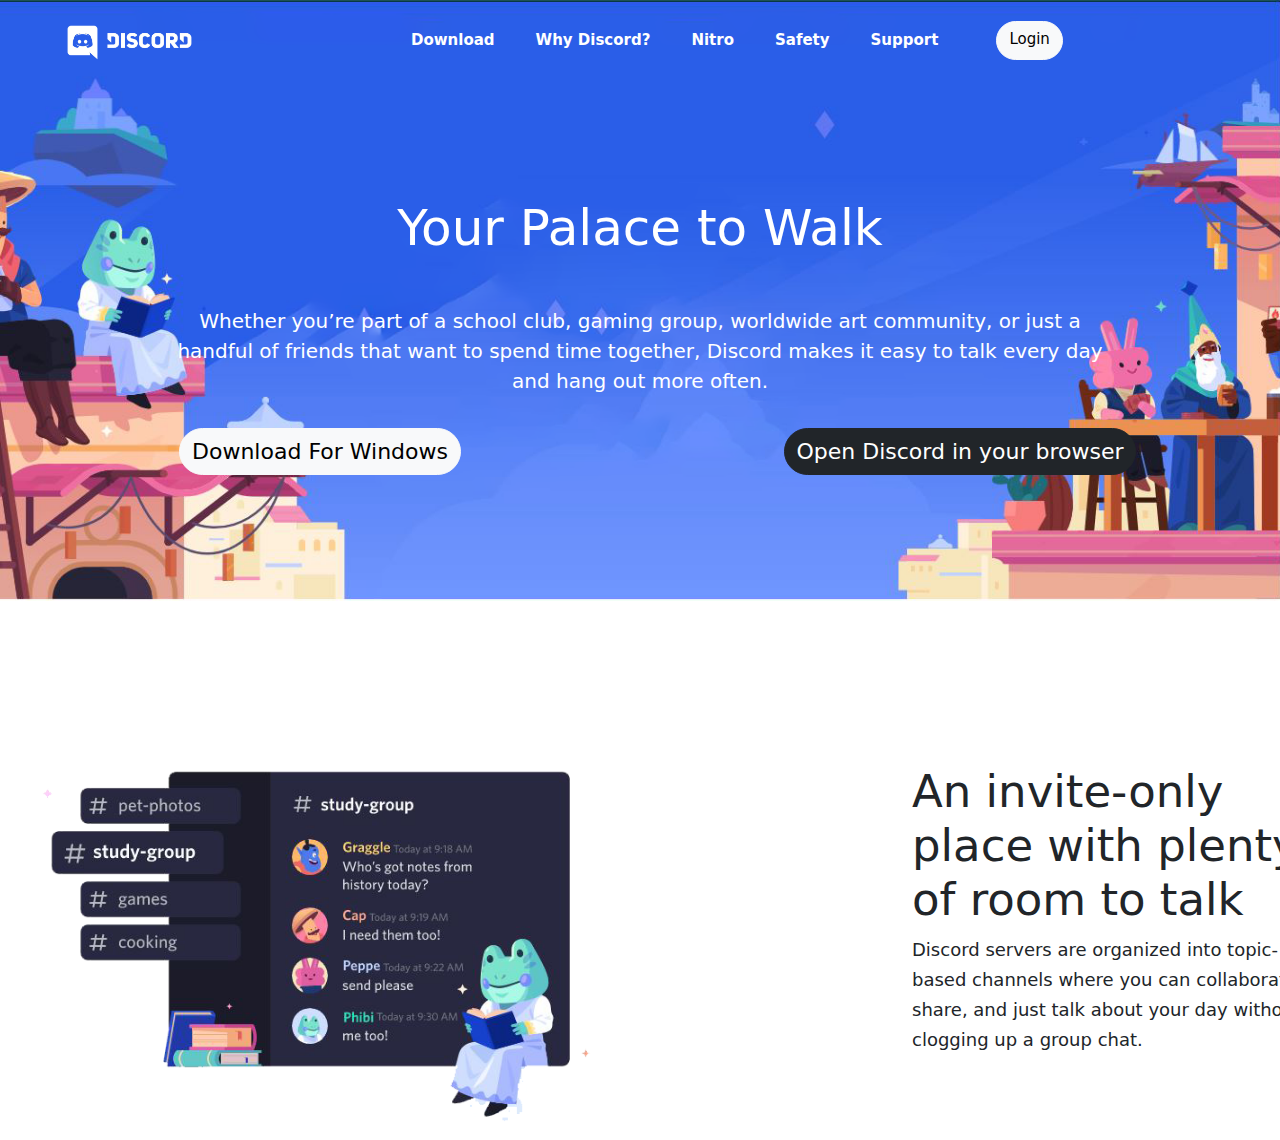
<file: index.html>
<!DOCTYPE html>
<html lang="en">
  <head>
    <meta charset="UTF-8" />
    <meta name="viewport" content="width=device-width, initial-scale=1.0" />
    <link
      rel="shortcut icon"
      href="img/pavicon-discord.png"
      type="image/x-icon"
    />
    <title>Discord | Your Place to Talk and Hang Out</title>
    <link rel="stylesheet" href="css/bootstrap.min.css" />
    <link rel="stylesheet" href="style.css" />
  </head>
  <body>
    <div class="wrapper">
      <img id="bg-discord" class="img-fluid" src="img/bg-discord.png" alt="" />
      <div class="container-fluid">
        <div class="header">
          <nav class="navbar navbar-expand-lg">
            <div class="container">
              <a class="navbar-brand" href="#"
                ><img class="img-fluid" src="img/logo.png" alt=""
              /></a>
              <button
                class="navbar-toggler bg-white navbar-light"
                type="button"
                data-bs-toggle="collapse"
                data-bs-target="#navbarNavAltMarkup"
                aria-controls="navbarNavAltMarkup"
                aria-expanded="false"
                aria-label="Toggle navigation"
              >
                <span class="navbar-toggler-icon"></span>
              </button>
              <div class="collapse navbar-collapse" id="navbarNavAltMarkup">
                <div class="navbar-nav">
                  <a class="nav-link active" aria-current="page" href="#"
                    >Download</a
                  >
                  <a class="nav-link" href="#">Why Discord?</a>
                  <a class="nav-link" href="#">Nitro</a>
                  <a class="nav-link" href="#">Safety</a>
                  <a class="nav-link" href="#">Support</a>
                  <a
                    class="login btn btn-light"
                    style="
                      color: black;
                      font-weight: 200;
                      border-radius: 50px;
                      margin-left: 50px;
                    "
                    href=""
                    >Login</a
                  >
                </div>
              </div>
            </div>
          </nav>
          <div class="content-header">
            <div class="row">
              <div class="col-md-12 col-sm-10">
                <h1>Your Palace to Walk</h1>
              </div>
              <div class="col-md-12">
                <p
                  style="
                    position: relative;
                    color: white;
                    text-align: center;
                    font-size: 20px;
                    margin-top: 40px;
                    font-weight: 300;
                  "
                >
                  Whether you’re part of a school club, gaming group, worldwide
                  art community, or just a <br />
                  handful of friends that want to spend time together, Discord
                  makes it easy to talk every day <br />
                  and hang out more often.
                </p>
              </div>
              <div class="col-md-6 text-center mt-3">
                <a
                  class="btn btn-light"
                  href=""
                  style="
                    position: relative;
                    color: white;
                    color: black;
                    font-size: 22px;
                    border-radius: 30px;
                  "
                  >Download For Windows</a
                >
              </div>
              <div class="col-md-6 text-center mt-3">
                <a
                  class="btn btn-dark"
                  href=""
                  style="
                    position: relative;
                    color: white;
                    font-size: 22px;
                    border-radius: 30px;
                  "
                  >Open Discord in your browser</a
                >
              </div>
            </div>
          </div>
        </div>
        <div class="content">
          <div class="row" style="margin-top: 250px">
            <div class="col-md-6 col-sm-12">
              <img
                class="img-fluid"
                src="img/gambar 1.png"
                alt=""
                style="width: 620px"
              />
            </div>
            <div
              class="col-md-6 col-sm-12 text-center"
              style="
                text-align: left !important;
                margin-left: 900px;
                margin-top: 40px;
              "
            >
              <h1 style="font-size: 45px">
                An invite-only <br />
                place with plenty <br />
                of room to talk
              </h1>
              <span style="font-size: 18px; line-height: 30px"
                >Discord servers are organized into topic- <br />
                based channels where you can collaborate, <br />
                share, and just talk about your day without <br />
                clogging up a group chat.</span
              >
            </div>
          </div>
        </div>
        <div class="footer"></div>
      </div>
    </div>
    <script
      src="https://cdn.jsdelivr.net/npm/bootstrap@5.0.0-beta1/dist/js/bootstrap.min.js"
      integrity="sha384-pQQkAEnwaBkjpqZ8RU1fF1AKtTcHJwFl3pblpTlHXybJjHpMYo79HY3hIi4NKxyj"
      crossorigin="anonymous"
    ></script>
  </body>
</html>
</file>
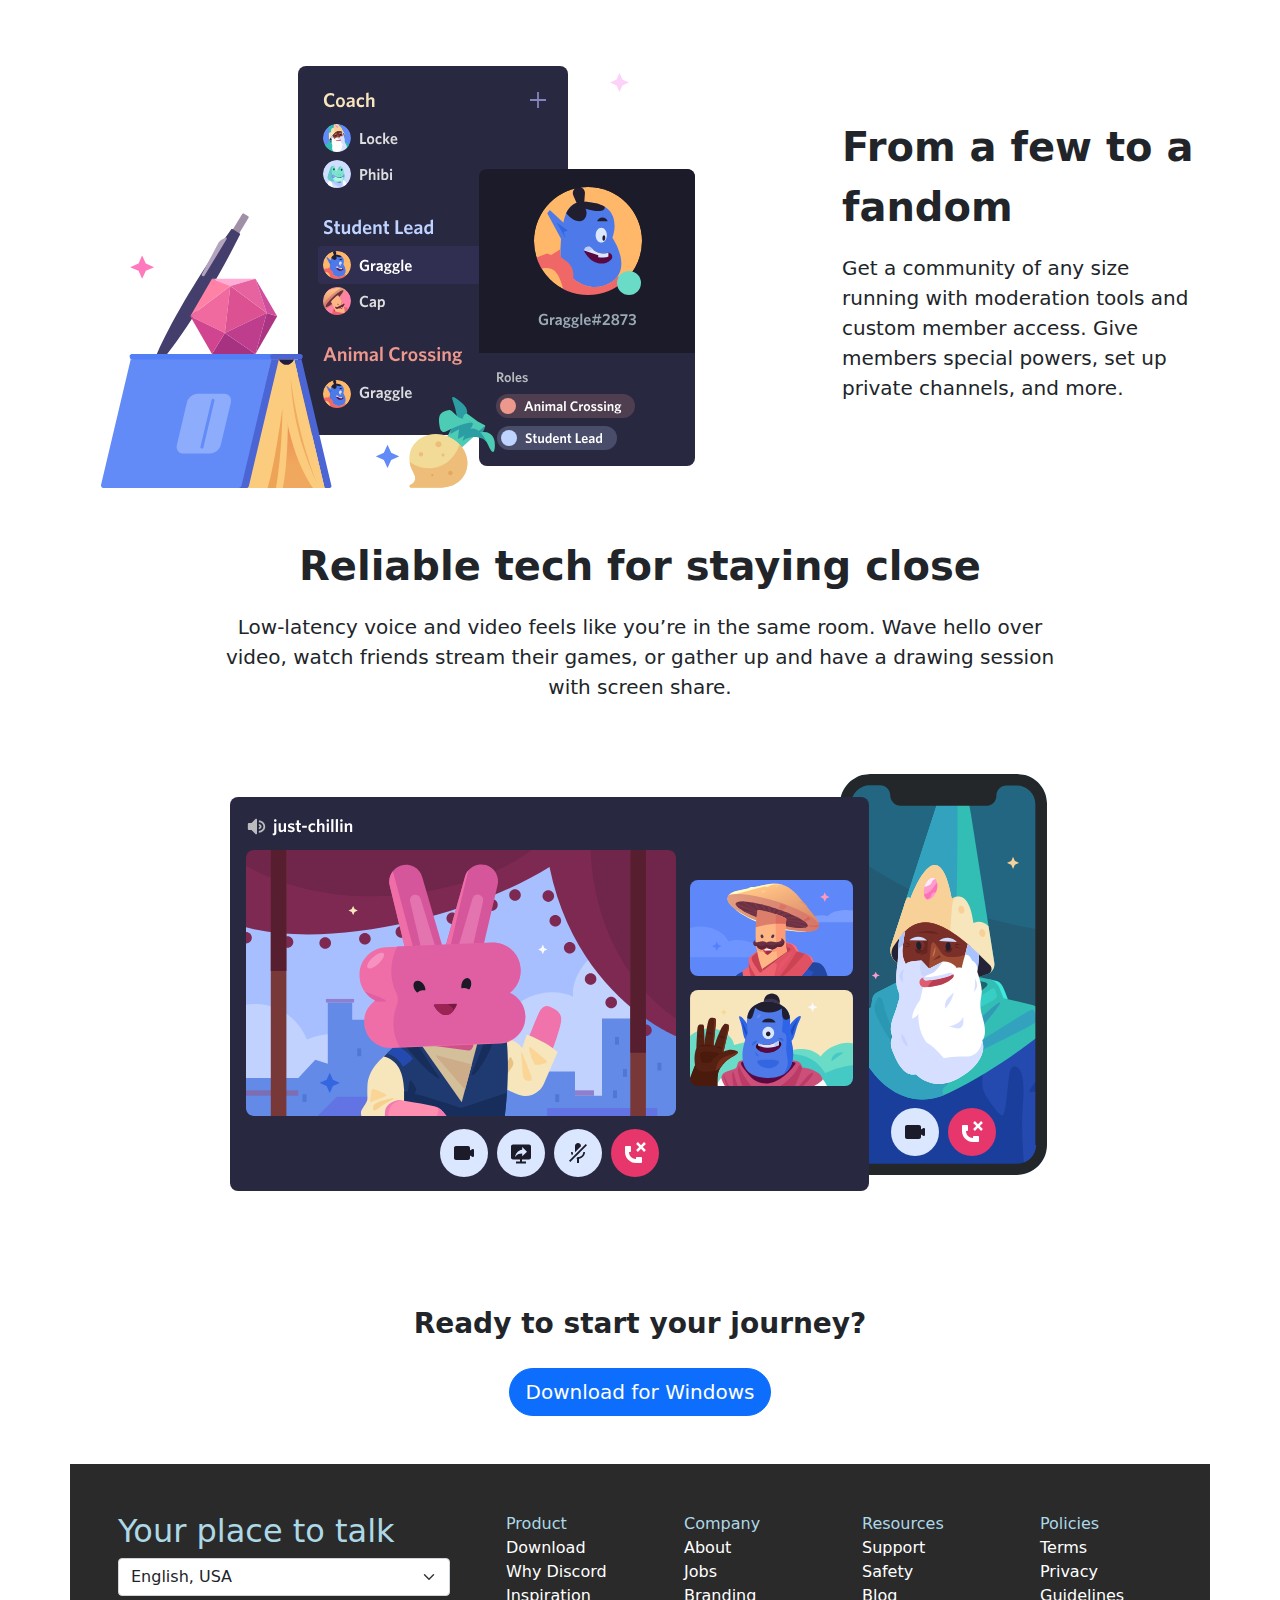
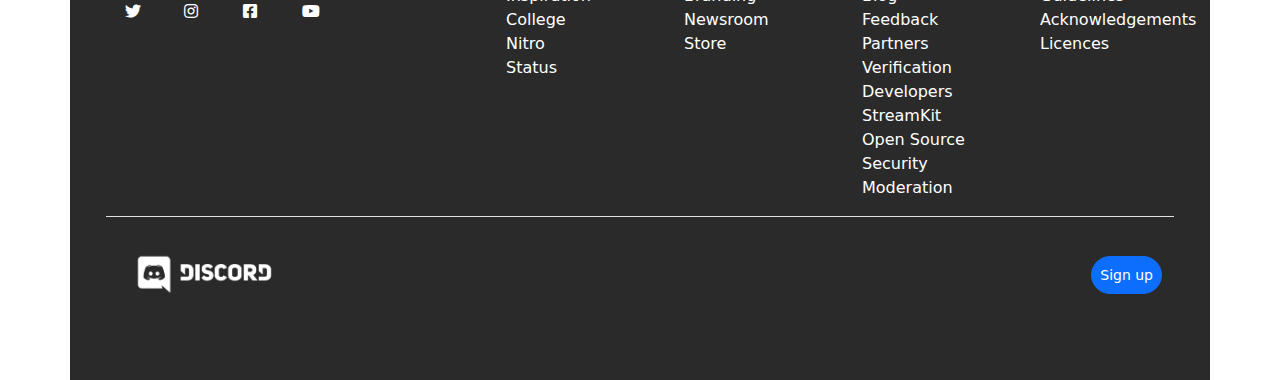
<file: quiz17.html>
<!DOCTYPE html>
<html lang="en">
<head>
    <meta charset="UTF-8">
    <meta name="viewport" content="width=device-width, initial-scale=1.0">
    <link rel="stylesheet" href="css/bootstrap.min.css">
    <link rel="stylesheet" href="quiz17.css">
    <link rel="stylesheet" href="/css/all.min.css">
    <link rel="stylesheet" href="/css/fontawesome.min.css">
    <title>Discord | Your Place to Talk and Hangout</title>
</head>
<body>
    <div class="container-fluid">
        <div class="container header">

        </div>
        <div class="container content">
            <div class="row 1st">

            </div>
            <div class="row 2nd">

            </div>
            <div class="row 3rd align-items-center justify-content-between my-5">
                <div class="col-sm-4 text-center">
                    <img src="gambar/content_row_3.svg" alt="content_row_3">
                </div>
                <div class="col-sm-4">
                    <p class="fs-1 fw-bold">From a few to a fandom</p>
                    <p class="fs-5">Get a community of any size running with moderation tools and custom member access. Give members special powers, set up private channels, and more.</p>
                </div>
            </div>
            <div class="row 4th align-items-center justify-content-around my-5">
                <div class="col-sm-9 text-center">
                    <p class="fs-1 fw-bold">Reliable tech for staying close</p>
                    <p class="fs-5">Low-latency voice and video feels like you’re in the same room. Wave hello over video, watch friends stream their games, or gather up and have a drawing session with screen share.</p>
                </div>
                <div class="col-sm-12 text-center">
                    <img src="gambar/content_row_4.svg" alt="content_row_4">
                </div>
            </div>
            <div class="row 5th align-items-center justify-content-around my-5">
                <div class="col-sm-12 text-center">
                    <p class="fs-3 fw-bold lh-lg">Ready to start your journey?</p>
                </div>
                <div class="col-sm-12 text-center">
                    <button type="button" class="btn btn-primary btn-lg rounded-pill">Download for Windows</button>
                </div>
            </div>
        </div>
        <div class="container footer p-5">
            <div class="row">
                <div class="col-sm-4">
                    <h2>Your place to talk</h2>
                    <select class="form-select" aria-label="Default select example">
                        <option selected><img src="gambar/origin_flag.png" height="auto" alt="english">English, USA</option>
                        <option value="1">One</option>
                        <option value="2">Two</option>
                        <option value="3">Three</option>
                      </select>
                      <i class="fab fa-twitter"></i>
                      <i class="fab fa-instagram"></i>
                      <i class="fab fa-facebook-square"></i>
                      <i class="fab fa-youtube"></i>
                </div>
                <div class="col-sm-2">
                    <ul class="Product">
                        <li>Product</li>
                        <li><a href="">Download</a></li>
                        <li><a href="">Why Discord</a></li>
                        <li><a href="">Inspiration</a></li>
                        <li><a href="">College</a></li>
                        <li><a href="">Nitro</a></li>
                        <li><a href="">Status</a></li>
                    </ul>
                </div>
                <div class="col-sm-2">
                    <ul class="Company">
                        <li>Company</li>
                        <li><a href="">About</a></li>
                        <li><a href="">Jobs</a></li>
                        <li><a href="">Branding</a></li>
                        <li><a href="">Newsroom</a></li>
                        <li><a href="">Store</a></li>
                    </ul>
                </div>
                <div class="col-sm-2">
                    <ul class="Resources">
                        <li>Resources</li>
                        <li><a href="">Support</a></li>
                        <li><a href="">Safety</a></li>
                        <li><a href="">Blog</a></li>
                        <li><a href="">Feedback</a></li>
                        <li><a href="">Partners</a></li>
                        <li><a href="">Verification</a></li>
                        <li><a href="">Developers</a></li>
                        <li><a href="">StreamKit</a></li>
                        <li><a href="">Open Source</a></li>
                        <li><a href="">Security</a></li>
                        <li><a href="">Moderation</a></li>
                    </ul>
                </div>
                <div class="col-sm-2">
                    <ul class="Policies">
                        <li>Policies</li>
                        <li><a href="">Terms</a></li>
                        <li><a href="">Privacy</a></li>
                        <li><a href="">Guidelines</a></li>
                        <li><a href="">Acknowledgements</a></li>
                        <li><a href="">Licences</a></li>
                    </ul>
                </div>
            </div>
            <div class="row justify-content-between align-items-center border-top">
                <div class="col-sm-4 text-start">
                    <img src="gambar/discord_logo_white.png" height="115px" alt="logo">
                </div>
                <div class="col-sm-2 text-end">
                    <button type="button" class="btn btn-primary btn-sm lh-lg rounded-pill">Sign up</button>
                </div>
            </div>
        </div>
    </div>
</body>
</html>
</file>
<file: style.css>
.wrapper{
    width: 100%;
    position: relative;
}


.wrapper img{
   width: 100%;
   height: auto;
   position: absolute;
  
}

.wrapper nav img{
   width: 155px;
   position: absolute;
   margin-top: -30px;
   margin-left: -30px;
}

.wrapper .header .navbar-nav{
    margin: 0 auto;
    margin-left: 280px;
}

.wrapper nav .navbar-nav a{
    color: white;
    margin: 0 auto;
    margin-top: 13px;
    font-size: 15px;
    font-weight: bold;
    margin-left: 25px;
    position: relative;
}

.wrapper .header .content-header h1{
    position: relative;
    color: white;
    text-align: center;
    font-size: 50px;
    margin-top: 130px;
    font-family: inherit;
}

@media (max-width: 575.98px) { 
    .wrapper #bg-discord{
        width: 100%;
        height: 600px;
    }
 }
</file>
<file: quiz17.css>
/* .container-fluid{
    border: 1px solid lightgrey;
    margin: 0;
    padding: 0;
} */

/* .col-sm-2,
.col-sm-4,
.col-sm-9,
.col-sm-12
{
    background-color: lightblue;
} */

.footer{
    background-color: rgba(0, 0, 0, 0.837)
}

h2{
    color: lightblue;
}

ul{
    color: lightblue;
    list-style: none;
}

a{
    color: white;
    text-decoration: none;
}

a:hover{
    text-decoration: underline;
}

i{
    color: white;
    width: 40px;
    height: 40px;
    margin: 7px;
}
</file>
